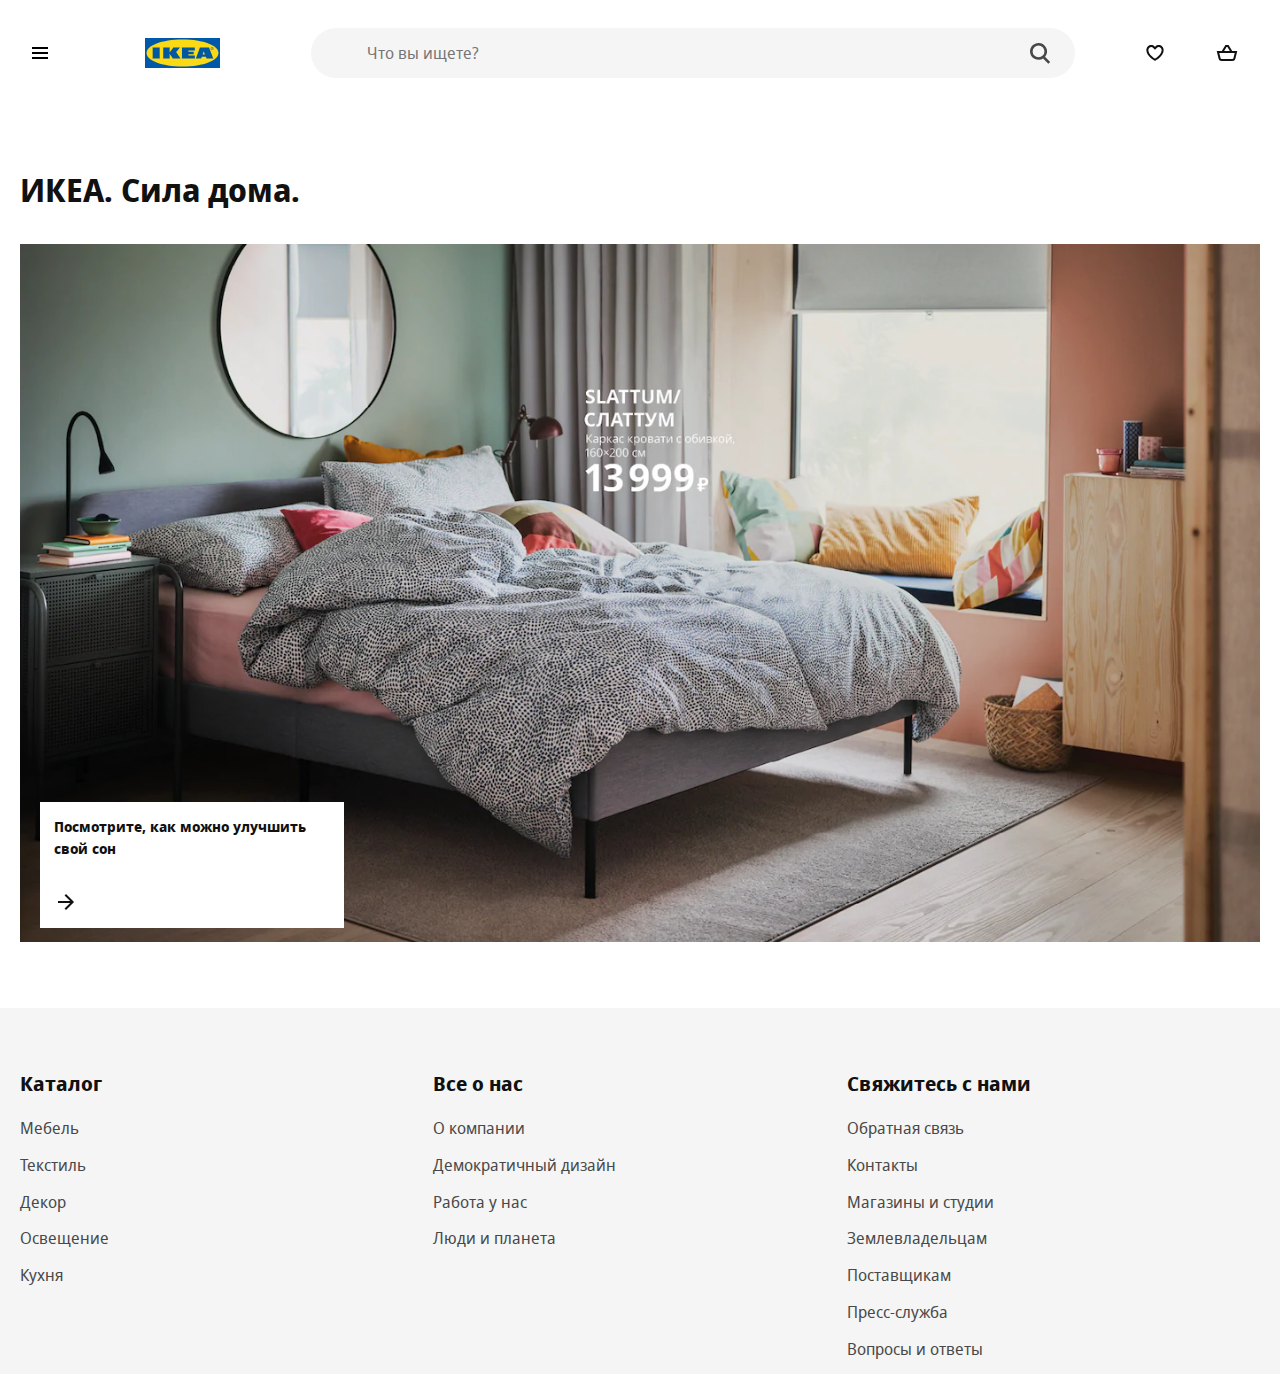
<file: index.html>
<!DOCTYPE html>
<html lang="en">

<head>
    <meta charset="UTF-8" />
    <meta name="viewport"
        content="width=device-width, user-scalable=no, initial-scale=1.0, maximum-scale=1.0, minimum-scale=1.0" />
    <meta http-equiv="X-UA-Compatible" content="ie=edge" />
    <link rel="apple-touch-icon" sizes="180x180" href="favicon/apple-touch-icon.png" />
    <link rel="icon" type="image/png" sizes="32x32" href="favicon/favicon-32x32.png" />
    <link rel="icon" type="image/png" sizes="16x16" href="favicon/favicon-16x16.png" />
    <link rel="mask-icon" href="favicon/safari-pinned-tab.svg" color="#0058ab" />
    <meta name="msapplication-TileColor" content="#0058ab" />
    <meta name="theme-color" content="#0058ab" />
    <title>ИКЕА - официальный интернет-магазин мебели - IKEA</title>
    <link rel="stylesheet" href="styles/styles.css" />

    <script src="js/index.js" defer type="module"></script>

</head>

<body>

    <!--? Generate Header from generateHeader.js -->

    <main>
        <div class="container">
            <h1 class="main-header">ИКЕА. Сила дома.</h1>
            <aside class="offer">
                <a href="card.html#idd059">
                    <picture>
                        <source srcset="image/b47e07ee97fd5f9bf030d258d462a945.webp" type="image/webp" />
                        <img src="image/b47e07ee97fd5f9bf030d258d462a945.jpg" alt="СЛАТТУМ" />
                    </picture>
                </a>
                <a class="offer-extra" href="goods.html?subcat=Кровати">
                    <p>Посмотрите, как можно улучшить свой сон</p>
                    <svg focusable="false" viewBox="0 0 24 24" class="offer-arrow" aria-hidden="true">
                        <path fill-rule="evenodd" clip-rule="evenodd"
                            d="M19.2937 12.7074L20.0008 12.0003L19.2938 11.2932L12.0008 3.99927L10.5865 5.41339L16.1727 11.0003H4V13.0003H16.1723L10.5855 18.5868L11.9996 20.0011L19.2937 12.7074Z">
                        </path>
                    </svg>
                </a>
            </aside>
        </div>
    </main>

    <!--? Generate Catalog from generateCatalog.js -->

    <!--? Generate SubCatalog from generateSubCatalog.js -->

    <!--? Generate Footer from generateFooter.js -->

    <!--? Create overlay from main.js -->
</body>

</html>
</file>
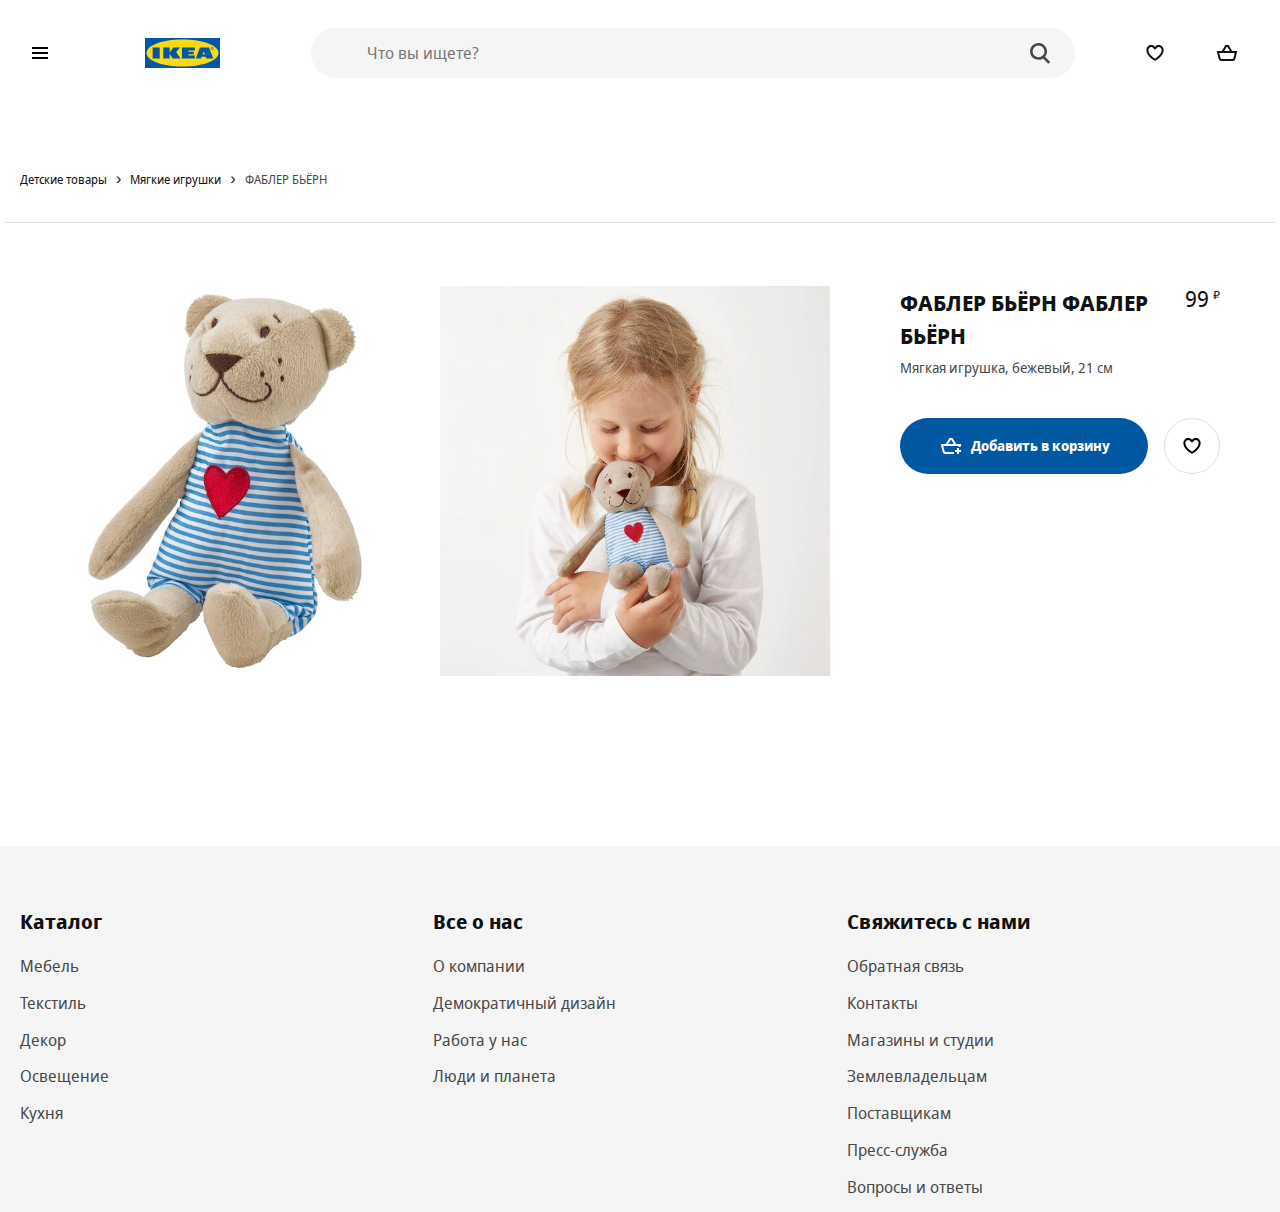
<file: card.html>
<!DOCTYPE html>
<html lang="en">

<head>
	<meta charset="UTF-8">
	<meta name="viewport"
		content="width=device-width, user-scalable=no, initial-scale=1.0, maximum-scale=1.0, minimum-scale=1.0">
	<meta http-equiv="X-UA-Compatible" content="ie=edge">
	<link rel="apple-touch-icon" sizes="180x180" href="favicon/apple-touch-icon.png">
	<link rel="icon" type="image/png" sizes="32x32" href="favicon/favicon-32x32.png">
	<link rel="icon" type="image/png" sizes="16x16" href="favicon/favicon-16x16.png">
	<link rel="mask-icon" href="favicon/safari-pinned-tab.svg" color="#0058ab">
	<meta name="msapplication-TileColor" content="#0058ab">
	<meta name="theme-color" content="#0058ab">
	<title>Детские игрушки - IKEA</title>
	<link rel="stylesheet" href="styles/styles.css">

	<!-- ? Generate HTML by JS -->
	<script src="js/index.js" defer type="module"></script>

</head>

<body>
	<main>
		<div class="container">
			<div class="breadcrumb">
				<nav role="navigation" aria-label="Breadcrumb" class="breadcrumb__nav">
					<ul class="breadcrumb__list">

						<li class="breadcrumb__list-item">
							<a href="goods.html?cat=Детские товары" class="breadcrumb__link"><span>Детские
									товары</span></a>
						</li>

						<li class="breadcrumb__list-item">
							<a href="goods.html?cat=Мягкие игрушки" class="breadcrumb__link"><span>Мягкие
									игрушки</span></a>
						</li>

						<li class="breadcrumb__list-item">
							<a href="#" class="breadcrumb__link"><span>ФАБЛЕР БЬЁРН</span></a>
						</li>

					</ul>
				</nav>
			</div>

			<div class="good wrapper">
				<div class="good-images">
					<div class="good-image__item">
						<img src="image/fabler-byorn-myagkaya-igrushka-bezhevyy__0710165_PE727396_S5.jpg" alt="">
					</div>
					<div class="good-image__item">
						<img src="image/fabler-byorn-myagkaya-igrushka-bezhevyy__0876865_PE611124_S5.jpg" alt="">
					</div>
				</div>
				<div class="good-item">
					<!-- not-in-stock - нет в наличии-->
					<p class="good-item__new">Новинка</p>

					<div class="good-item__section">
						<div>
							<h2 class="good-item__header">ФАБЛЕР БЬЁРН ФАБЛЕР БЬЁРН</h2>
							<p class="good-item__description">Мягкая игрушка, бежевый, 21 см</p>

						</div>
						<p class="good-item__price">
							<span class="good-item__empty">Нет в наличии</span>
							<span class="good-item__price-value">99</span>
							<span class="good-item__currency">₽</span>
						</p>

					</div>
					<div class="good-item__buttons">
						<button type="button" class="btn btn-good" data-idd="idd001">
							<svg focusable="false" viewBox="0 0 24 24" class="btn-good-svg" aria-hidden="true">
								<path fill-rule="evenodd" clip-rule="evenodd"
									d="M10.4372 4H10.9993H12.0003H12.9996H13.5616L13.8538 4.48014L17.2112 9.99713H21H22.2806L21.9702 11.2396L21.5303 13H19.4688L19.7194 11.9971H4.28079L5.59143 17.2397C5.70272 17.6848 6.1027 17.9971 6.56157 17.9971H15V19.9971H6.56157C5.18496 19.9971 3.98502 19.0602 3.65114 17.7247L2.02987 11.2397L1.71924 9.99713H3.00002H6.78793L10.145 4.48017L10.4372 4ZM12.4375 6L14.87 9.99713H9.12911L11.5614 6H12.0003H12.4375ZM17.9961 16V14H19.9961V16H21.9961V18H19.9961V20H17.9961V18H15.9961V16H17.9961Z">
								</path>
							</svg>

							<span class="btn-good__label">Добавить в корзину</span>
						</button>
						<button type="button" class="btn btn-add-wishlist" data-idd="idd001">
							<svg focusable="false" viewBox="0 0 24 24" class="btn-add-wishlist__svg" aria-hidden="true">
								<path fill-rule="evenodd" clip-rule="evenodd"
									d="M12.336 5.52055C14.2336 3.62376 17.3096 3.62401 19.2069 5.52129C20.2067 6.52115 20.6796 7.85005 20.6259 9.15761C20.6151 12.2138 18.4184 14.8654 16.4892 16.6366C15.4926 17.5517 14.5004 18.2923 13.7593 18.8036C13.3879 19.0598 13.0771 19.2601 12.8574 19.3973C12.7475 19.466 12.6601 19.519 12.5992 19.5555C12.5687 19.5737 12.5448 19.5879 12.5279 19.5978L12.5079 19.6094L12.502 19.6129L12.5001 19.614C12.5001 19.614 12.4989 19.6147 11.9999 18.748C11.501 19.6147 11.5005 19.6144 11.5005 19.6144L11.4979 19.6129L11.4919 19.6094L11.472 19.5978C11.4551 19.5879 11.4312 19.5737 11.4007 19.5555C11.3397 19.519 11.2524 19.466 11.1425 19.3973C10.9227 19.2601 10.612 19.0598 10.2405 18.8036C9.49947 18.2923 8.50726 17.5517 7.51063 16.6366C5.58146 14.8654 3.38477 12.2139 3.37399 9.15765C3.32024 7.85008 3.79314 6.52117 4.79301 5.52129C6.69054 3.62376 9.76704 3.62376 11.6646 5.52129L11.9993 5.856L12.3353 5.52129L12.336 5.52055ZM11.9999 18.748L11.5005 19.6144L11.9999 19.9019L12.4989 19.6147L11.9999 18.748ZM11.9999 17.573C12.1727 17.462 12.384 17.3226 12.6236 17.1573C13.3125 16.6821 14.2267 15.9988 15.1366 15.1634C17.0157 13.4381 18.6259 11.2919 18.6259 9.13506V9.11213L18.627 9.08922C18.6626 8.31221 18.3844 7.52727 17.7926 6.9355C16.6762 5.81903 14.866 5.81902 13.7495 6.9355L13.7481 6.93689L11.9965 8.68166L10.2504 6.9355C9.13387 5.81903 7.3237 5.81903 6.20722 6.9355C5.61546 7.52727 5.33724 8.31221 5.3729 9.08922L5.37395 9.11213V9.13507C5.37395 11.2919 6.98418 13.4381 8.86325 15.1634C9.77312 15.9988 10.6874 16.6821 11.3762 17.1573C11.6159 17.3226 11.8271 17.462 11.9999 17.573Z">
								</path>
							</svg>
						</button>
					</div>

				</div>
			</div>


		</div>
	</main>
</body>

</html>
</file>
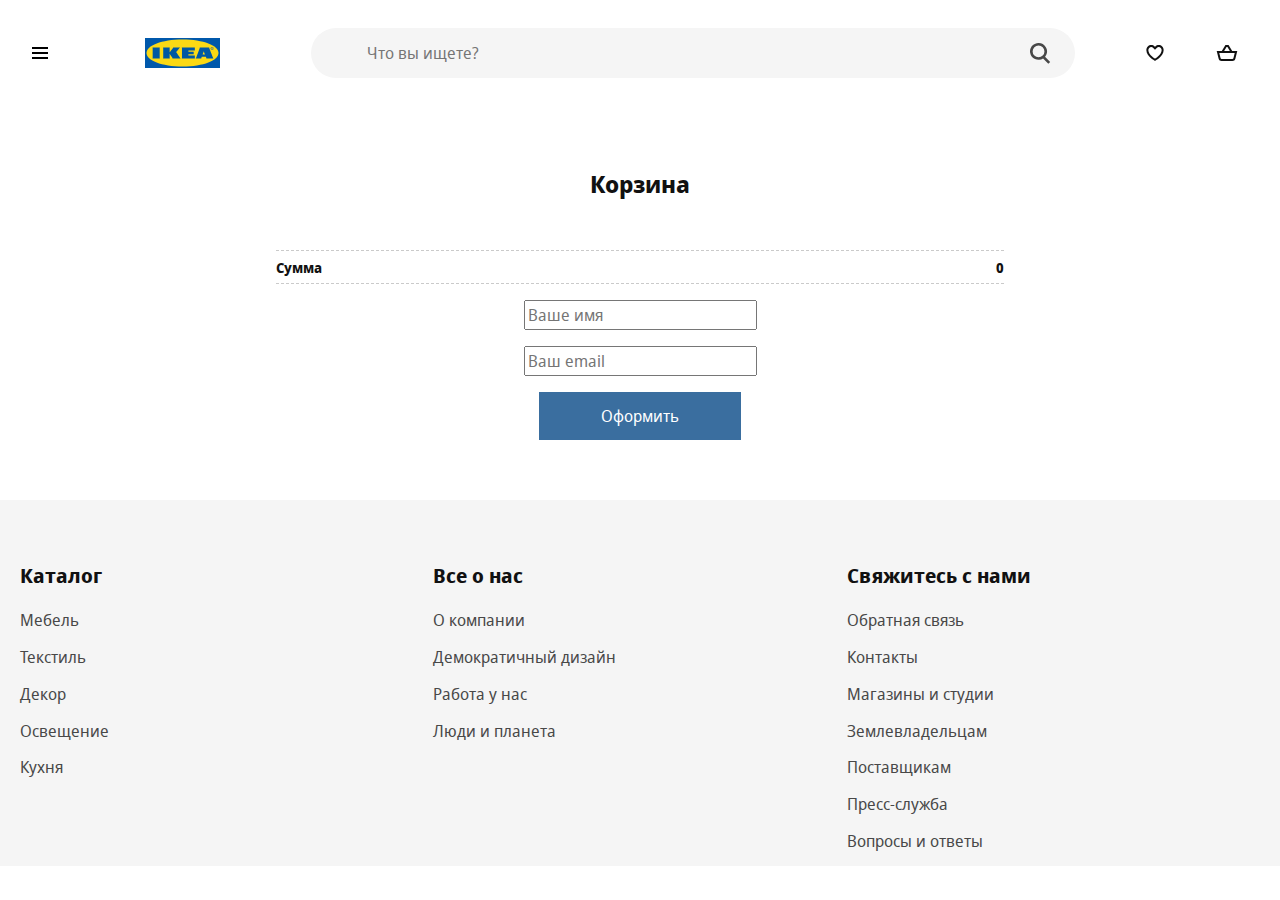
<file: cart.html>
<!DOCTYPE html>
<html lang="en">

<head>
	<meta charset="UTF-8">
	<meta name="viewport"
		content="width=device-width, user-scalable=no, initial-scale=1.0, maximum-scale=1.0, minimum-scale=1.0">
	<meta http-equiv="X-UA-Compatible" content="ie=edge">
	<link rel="apple-touch-icon" sizes="180x180" href="favicon/apple-touch-icon.png">
	<link rel="icon" type="image/png" sizes="32x32" href="favicon/favicon-32x32.png">
	<link rel="icon" type="image/png" sizes="16x16" href="favicon/favicon-16x16.png">
	<link rel="mask-icon" href="favicon/safari-pinned-tab.svg" color="#0058ab">
	<meta name="msapplication-TileColor" content="#0058ab">
	<meta name="theme-color" content="#0058ab">
	<title>Корзина - IKEA</title>
	<link rel="stylesheet" href="styles/styles.css">

	<!-- ? Generate HTML by JS -->
	<script src="js/index.js" defer type="module"></script>

</head>

<body>
	<main>
		<div class="container cart-wrapper">
			<h2 class="cart-header">Корзина</h2>
			<ul class="cart-list">

				<!-- ? GenerateCart by generateCartPage.js -->

			</ul>
			<div class="cart-total">
				<span class="cart-total-label">Сумма</span>
				<span class="cart-total-price">297.-</span>
			</div>

			<form id="form" class="cart-form">
				<label>
					<input type="text" name="name" placeholder="Ваше имя">
				</label>
				<label>
					<input type="email" name="email" placeholder="Ваш email">
				</label>
				<button type="submit" class="cart-checkout">Оформить</button>
			</form>
		</div>
	</main>
</body>

</html>
</file>
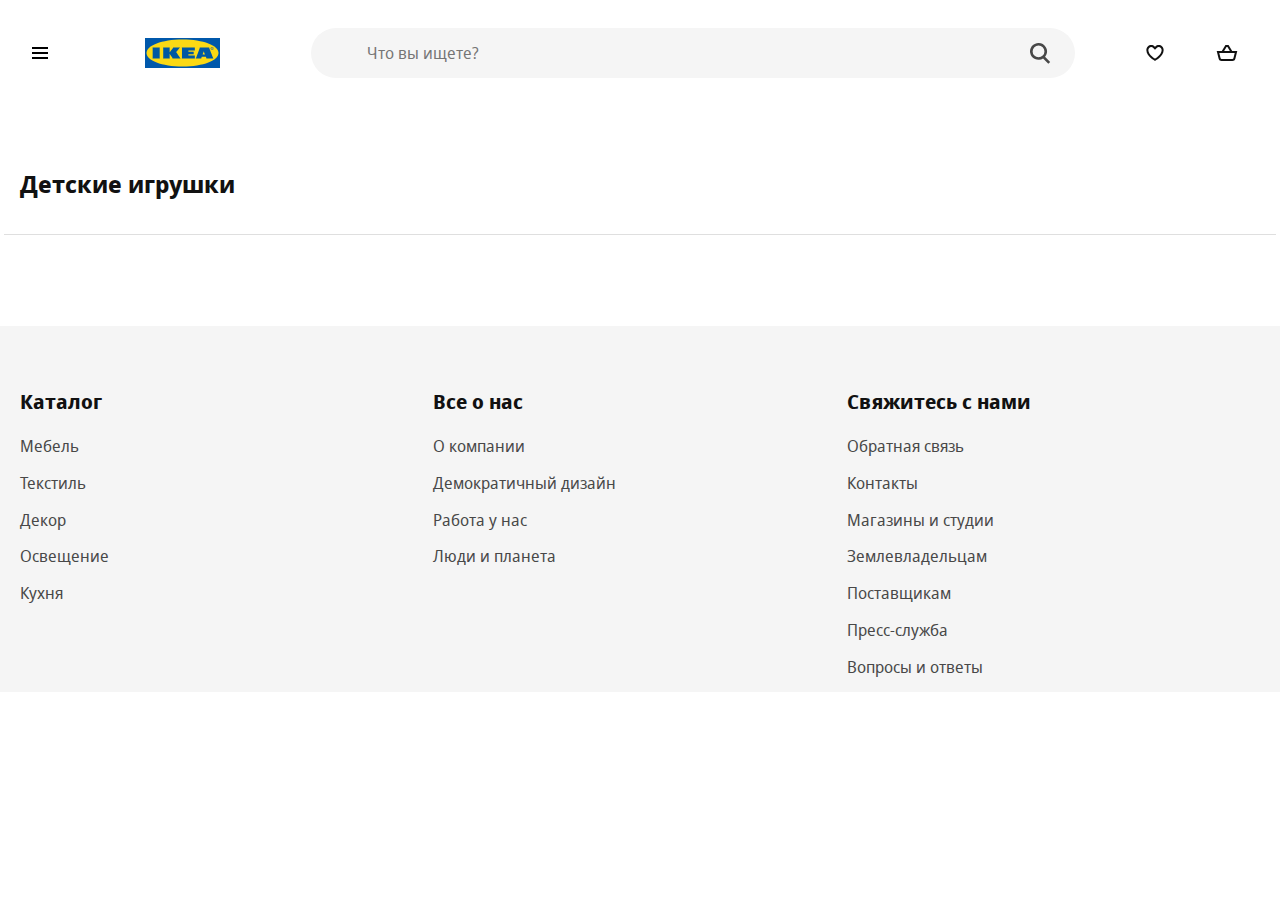
<file: goods.html>
<!DOCTYPE html>
<html lang="en">

<head>
	<meta charset="UTF-8">
	<meta name="viewport"
		content="width=device-width, user-scalable=no, initial-scale=1.0, maximum-scale=1.0, minimum-scale=1.0">
	<meta http-equiv="X-UA-Compatible" content="ie=edge">
	<link rel="apple-touch-icon" sizes="180x180" href="favicon/apple-touch-icon.png">
	<link rel="icon" type="image/png" sizes="32x32" href="favicon/favicon-32x32.png">
	<link rel="icon" type="image/png" sizes="16x16" href="favicon/favicon-16x16.png">
	<link rel="mask-icon" href="favicon/safari-pinned-tab.svg" color="#0058ab">
	<meta name="msapplication-TileColor" content="#0058ab">
	<meta name="theme-color" content="#0058ab">
	<title>Детские игрушки - IKEA</title>
	<link rel="stylesheet" href="styles/styles.css">

	<!-- ? Generate HTML by JS -->
	<script src="js/index.js" defer type="module"></script>

</head>

<body>
	<main>
		<div class="container">
			<h2 class="main-header">Детские игрушки</h2>
			<div class="goods wrapper">
				<ul class="goods-list">

					<!-- ? generateGoods from generateGoods.js -->

				</ul>
			</div>
		</div>
	</main>
</body>

</html>
</file>
<file: styles/styles.css>
/*
* Prefixed by https://autoprefixer.github.io
* PostCSS: v7.0.29,
* Autoprefixer: v9.7.6
* Browsers: last 4 version
*/

@font-face {
	font-family: 'Noto Sans';
	src: local('Noto Sans Display Regular'), local('NotoSansDisplay-Regular'), url('../fonts/Notosansdisplayregular.woff2') format('woff2'), url('../fonts/Notosansdisplayregular.woff') format('woff');
	font-weight: 400;
	font-style: normal;
}

@font-face {
	font-family: 'Noto Sans';
	src: local('Noto Sans Display Italic'), local('NotoSansDisplay-Italic'), url('../fonts/Notosansdisplayitalic.woff2') format('woff2'), url('../fonts/Notosansdisplayitalic.woff') format('woff');
	font-weight: 400;
	font-style: italic;
}

@font-face {
	font-family: 'Noto Sans';
	src: local('Noto Sans Display Bold'), local('NotoSansDisplay-Bold'), url('../fonts/Notosansdisplaybold.woff2') format('woff2'), url('../fonts/Notosansdisplaybold.woff') format('woff');
	font-weight: 700;
	font-style: normal;
}

@font-face {
	font-family: 'Noto Sans';
	src: local('Noto Sans Display Bold Italic'), local('NotoSansDisplay-BoldItalic'), url('../fonts/Notosansdisplaybolditalic.woff2') format('woff2'), url('../fonts/Notosansdisplaybolditalic.woff') format('woff');
	font-weight: 700;
	font-style: italic;
}

html {
	-webkit-box-sizing: border-box;
	box-sizing: border-box;
}

*,
*::before,
*::after {
	-webkit-box-sizing: inherit;
	box-sizing: inherit;
}

body {
	min-width: 320px;
	margin: 0;

	background-color: #fff;
	/*под проект*/
	font-family: Noto Sans, Arial, sans-serif;
	/*в "" свой шрифт под проект*/

	font-size: 16px;
	color: #111;
	line-height: 1.5;
	-webkit-font-smoothing: subpixel-antialiased;
}

button,
input {
	font: inherit;
}

button {
	cursor: pointer;
}

img {
	max-width: 100%;
	width: 100%;
	height: auto;
}

a {
	text-decoration: none;
	color: inherit;
}

ul {
	list-style: none;
	padding: 0;
	margin: 0;
}

h1,
h2,
h3,
p {
	padding: 0;
	margin: 0;
}

/* container */

.container {
	max-width: 100rem;
	margin: 0 auto;
	padding: 0 1.25rem;
}

.visually-hidden {
	position: absolute !important;
	clip: rect(1px 1px 1px 1px);
	clip: rect(1px, 1px, 1px, 1px);
	padding: 0 !important;
	border: 0 !important;
	height: 1px !important;
	width: 1px !important;
	overflow: hidden;
}

/* при работе с float */

.clearfix::after {
	content: "";
	display: table;
	clear: both;
}

header {
	margin-bottom: 3.75rem;
}

.header {
	display: -ms-grid;
	display: grid;
	grid-gap: 1.25rem;
	-ms-grid-columns: 2fr 1.25rem 2fr 1.25rem 16fr 1.25rem 1fr 1.25rem 1fr;
	grid-template-columns: 2fr 2fr 16fr 1fr 1fr;
	-webkit-box-align: center;
	-ms-flex-align: center;
	align-items: center;
	padding: 1.75rem 0;
}

footer {
	background-color: #f5f5f5;
	margin-top: 3.75rem;
	padding: 3.75rem 0 0 0;
}

.footer {
	display: -ms-grid;
	display: grid;
	-ms-grid-columns: 1fr 1fr 1fr;
	grid-template-columns: 1fr 1fr 1fr;
}

.main-header {
	margin-bottom: 1.875rem
}

.btn {
	background-color: transparent;
	outline: transparent;
	border-radius: 50%;
	width: 40px;
	height: 40px;
	display: -webkit-box;
	display: -ms-flexbox;
	display: flex;
	-webkit-box-align: center;
	-ms-flex-align: center;
	align-items: center;
	-webkit-box-pack: center;
	-ms-flex-pack: center;
	justify-content: center;
	border: 1px solid transparent;
}

.btn:hover {
	background-color: #f5f5f5;
	color: #111;
}

.svg-icon {
	fill: currentColor;
}

.logo {
	text-align: center;
	width: 75px;
	height: 30px;

}

.search {
	position: relative;
	-webkit-box-flex: 1;
	-ms-flex-positive: 1;
	flex-grow: 1;
	height: 50px;
	margin: 0 40px;
}

.search-input {
	-webkit-appearance: none;
	-moz-appearance: none;
	appearance: none;
	background-color: #f5f5f5;
	display: block;
	appearance: none;
	width: 100%;
	height: 100%;
	padding: .5rem 3.5rem;
	margin: 0 auto;
	line-height: 1.5;
	border: 0;
	border-radius: 50em;
	outline: 0;
	-webkit-box-shadow: none;
	box-shadow: none;
	-webkit-transition: background .2s;
	-o-transition: background .2s;
	transition: background .2s;
}

.search-btn {
	position: absolute;
	top: 0.9rem;
	right: 0.9rem;
	background-image: url("data:image/svg+xml;charset=utf-8,%3Csvg width='16' height='17' fill='%23484848' xmlns='http://www.w3.org/2000/svg'%3E%3Cpath fill-rule='evenodd' clip-rule='evenodd' d='M6.5 11a4.5 4.5 0 110-9 4.5 4.5 0 010 9zm4.968-.307a6.5 6.5 0 10-1.514 1.315l3.996 3.996 1.414-1.414-3.896-3.897z'/%3E%3C/svg%3E");
	background-repeat: no-repeat;
	background-size: contain;
	width: 2.5rem;
	height: 1.5rem;
	background-position: center;
}

.offer {
	position: relative;
}

.offer-extra {
	position: absolute;
	padding: .9rem;
	color: #111;
	left: 1.25rem;
	bottom: 1.25rem;
	display: -webkit-box;
	display: -ms-flexbox;
	display: flex;
	background: #fff;
	-webkit-box-orient: vertical;
	-webkit-box-direction: normal;
	-ms-flex-direction: column;
	flex-direction: column;
	-webkit-box-align: start;
	-ms-flex-align: start;
	align-items: flex-start;
	max-width: 19rem;
	min-width: 13rem;
	font-size: .9rem;
	line-height: 1.5;
	font-weight: bold;
	word-break: break-word;
}

.offer-arrow {
	display: inline-block;
	height: 1.5rem;
	width: 1.5rem;
	vertical-align: middle;
	fill: currentColor;
	margin-top: 1.875rem;

}


.footer-header {
	line-height: 2rem;
	font-size: 1.25rem;
	padding: 0 0 1rem 0;

}

.footer-list {
	margin-bottom: .8rem;
}

.footer-list>a {
	color: #484848;
}

.footer-list>a:hover {
	color: #111;
	text-decoration: underline;
}

.catalog {
	position: fixed;
	z-index: 999;
	top: 0;
	left: -100%;
	bottom: 0;
	background-color: #fff;
	overflow-y: auto;
	overflow-x: hidden;
	-webkit-transition: left 0.2s 0s;
	-o-transition: left 0.2s 0s;
	transition: left 0.2s 0s;
	width: 20rem;
	padding: 6rem 4rem 3rem;

}

.catalog.open {
	left: 0;
}

.catalog-btn {
	position: absolute;
	top: 3rem;
	left: 3rem;
}

.catalog-list__item,
.subcatalog-list__item {
	cursor: pointer;
	color: #111;


}

.catalog-list__item a,
.subcatalog-list__item a {
	text-decoration: underline;
	display: block;
}

.catalog-list__item a {
	padding: .5rem 1.5rem .5rem 0;
}

.subcatalog-list__item a {
	padding: .5rem 0;
}

.catalog-list__item:hover a,
.subcatalog-list__item:hover a {
	text-decoration: underline;
}

.catalog-list__item.active {
	background-repeat: no-repeat;
	background-position: right 0 center;
	background-image: url('data:image/svg+xml;utf8,<svg width="24" height="24" viewBox="0 0 24 24" fill="none" xmlns="http://www.w3.org/2000/svg"><path fill-rule="evenodd" clip-rule="evenodd" d="M15.5996 11.9999L9.81456 17.7857L8.40026 16.3716L12.7714 11.9999L8.40026 7.62823L9.81457 6.21411L15.5996 11.9999Z" fill="%23959595"/></svg>');
}

.subcatalog {
	position: fixed;
	z-index: 998;
	top: 0;
	left: -100%;
	bottom: 0;
	background-color: #fff;
	overflow-y: auto;
	overflow-x: hidden;
	-webkit-transition: left, right 0.2s 0s;
	-o-transition: left, right 0.2s 0s;
	transition: left, left 0.5s 0s;
	width: 25rem;
	padding: 6rem 4rem 3rem;
	border-left: 2px solid #ccc;
}

.subcatalog.subopen {
	left: 20rem;
	display: block;
}

.overlay {
	display: block;
	position: fixed;
	z-index: 899;
	top: 0;
	bottom: 0;
	right: 0;
	left: 0;
	background-color: black;
	-webkit-transition: all .2s ease;
	-o-transition: all .2s ease;
	transition: all .2s ease;
	opacity: 0;
	pointer-events: none;
}

.overlay.active {
	opacity: 0.25;
	pointer-events: all;
}


.wrapper {
	position: relative;
	margin-top: 4rem;
}

.wrapper:before {
	content: '';
	width: calc(100% + 2rem);
	display: block;
	position: absolute;
	top: -2rem;
	z-index: 99;
	margin: 0 -1rem;
	border-bottom: 1px solid #dfdfdf;
}

.good {
	display: -ms-grid;
	display: grid;
	-ms-grid-columns: minmax(0, 1fr) 1.25rem minmax(0, 1fr) 1.25rem minmax(0, 1fr) 1.25rem minmax(0, 1fr) 1.25rem minmax(0, 1fr) 1.25rem minmax(0, 1fr) 1.25rem minmax(0, 1fr) 1.25rem minmax(0, 1fr) 1.25rem minmax(0, 1fr) 1.25rem minmax(0, 1fr) 1.25rem minmax(0, 1fr) 1.25rem minmax(0, 1fr);
	grid-template-columns: repeat(12, minmax(0, 1fr));
	grid-column-gap: 1.25rem;
	padding-top: 2rem;
}

.good-images {
	display: -webkit-box;
	display: -ms-flexbox;
	display: flex;
	-ms-flex-wrap: wrap;
	flex-wrap: wrap;
	-ms-grid-column: 1;
	grid-column-start: 1;
	-ms-grid-column-span: 8;
	grid-column-end: 9;
	-ms-flex-pack: distribute;
	justify-content: space-around;


}

.good-image__item {
	width: calc(50% - 1.25rem);
	margin-left: .625rem;
	margin-right: .625rem;
	min-height: 500px;
}


.good-item {
	-ms-grid-column: 9;
	grid-column-start: 9;
	-ms-grid-column-span: 4;
	grid-column-end: 13;
	padding: 0 2.5rem;
}

.good-item__section {
	margin-bottom: 2.5rem;
}

.good-item__new {
	display: none;
}


.good-item__empty {
	display: none;
}

.not-in-stock .good-item__empty {
	display: block;
}

.not-in-stock .btn-good {
	display: none;
}

.good-item__header {
	font-size: 1.375rem;
	line-height: 1.5;
	font-weight: 700;
	text-transform: uppercase;
	margin-bottom: .3rem;
}

.good-item__description {
	line-height: 1.5;
	letter-spacing: 0;
	font-weight: 400;
	color: #484848;
	font-size: .875rem;
}

.good-item__price {
	white-space: nowrap;
	text-align: right;
}

.good-item__section {
	display: -webkit-box;
	display: -ms-flexbox;
	display: flex;
	-webkit-box-pack: justify;
	-ms-flex-pack: justify;
	justify-content: space-between;
}

.good-item__price-value {
	line-height: 1.1875;
	font-size: 1.375rem;
}

.good-item__currency {
	line-height: .9;
	font-size: .6875rem;
	vertical-align: text-top;
}

.not-in-stock .good-item__price-value,
.not-in-stock .good-item__currency {
	display: none;
}

.good-item__buttons {
	display: -webkit-box;
	display: -ms-flexbox;
	display: flex;
	-webkit-box-pack: justify;
	-ms-flex-pack: justify;
	justify-content: space-between;
	-webkit-box-align: center;
	-ms-flex-align: center;
	align-items: center;
	width: 100%;
}

.btn-good {
	margin-right: 1rem;
	-webkit-box-flex: 1;
	-ms-flex-positive: 1;
	flex-grow: 1;
	-ms-flex-negative: 1;
	flex-shrink: 1;
	position: relative;
	background: #0058a3;
	color: #fff;
	border-radius: 52px;
	padding: 0 2rem;
	display: -webkit-box;
	display: -ms-flexbox;
	display: flex;
	height: 3.5rem;
	-webkit-box-align: center;
	-ms-flex-align: center;
	align-items: center;
}

.btn-good-svg {
	margin-right: .5rem;
	vertical-align: top;
	-ms-flex-negative: 0;
	flex-shrink: 0;
	display: inline-block;
	height: 1.5rem;
	width: 1.5rem;
	fill: #fff;
}

.btn-good:hover {
	color: #0058a3;
}

.btn-good:hover .btn-good-svg {
	fill: #0058a3;
}

.btn-good__label {
	text-align: center;
	border: 0;
	font-weight: 700;
	font-size: .875rem;
	line-height: 1.42857;
}

.btn-add-wishlist {
	background: rgba(0, 0, 0, 0);
	color: #111;
	border-radius: 40px;
	padding: 0 .9375rem;
	border: 1px solid #dfdfdf;
	height: 3.5rem;
	width: 3.5rem;
	margin-left: auto;
}

.btn-add-wishlist__svg {
	height: 1.5rem;
	width: 1.5rem;

}

.btn-add-wishlist:hover .btn-add-wishlist__svg {
	fill: red;
}

.btn-add-wishlist.contains-wishlist .btn-add-wishlist__svg {
	fill: red;

}

.btn-add-wishlist:hover.contains-wishlist .btn-add-wishlist__svg {
	fill: black;
}


.goods-list {
	display: -ms-grid;
	display: grid;
	grid-gap: 1.25rem;
	grid-template-columns: repeat(4, 1fr);
}

.goods-list__item {
	margin-bottom: 2rem;
}


.goods-item {
	position: relative;
	display: -webkit-box;
	display: -ms-flexbox;
	display: flex;
	-webkit-box-orient: vertical;
	-webkit-box-direction: normal;
	-ms-flex-direction: column;
	flex-direction: column;
	-webkit-box-pack: justify;
	-ms-flex-pack: justify;
	justify-content: space-between;
	height: 100%;
}

.goods-item__img {
	height: 380px;
	display: table-cell;
	vertical-align: middle
}


.btn-add-card {
	position: absolute;
	opacity: 0;
	-webkit-transition: opacity 0.2s 0s;
	-o-transition: opacity 0.2s 0s;
	transition: opacity 0.2s 0s;
	right: 1rem;
	bottom: 0.5rem;
	background-color: rgb(0, 88, 163);
	border: 1px solid rgb(0, 88, 163);
	background-repeat: no-repeat;
	background-position: center;
	background-image: url("data:image/svg+xml;utf8,<svg width='24' height='24' xmlns='http://www.w3.org/2000/svg' viewBox='0 0 24 24'><path fill-rule='evenodd' clip-rule='evenodd' d='M10.4372 4H10.9993H12.0003H12.9996H13.5616L13.8538 4.48014L17.2112 9.99713H21H22.2806L21.9702 11.2396L21.5303 13H19.4688L19.7194 11.9971H4.28079L5.59143 17.2397C5.70272 17.6848 6.1027 17.9971 6.56157 17.9971H15V19.9971H6.56157C5.18496 19.9971 3.98502 19.0602 3.65114 17.7247L2.02987 11.2397L1.71924 9.99713H3.00002H6.78793L10.145 4.48017L10.4372 4ZM12.4375 6L14.87 9.99713H9.12911L11.5614 6H12.0003H12.4375ZM17.9961 16V14H19.9961V16H21.9961V18H19.9961V20H17.9961V18H15.9961V16H17.9961Z' fill='white' /></svg>");
}

.btn-add-card:hover {
	background-color: rgb(255, 255, 255);
	background-image: url("data:image/svg+xml;utf8,<svg width='24' height='24' xmlns='http://www.w3.org/2000/svg' viewBox='0 0 24 24'><path fill-rule='evenodd' clip-rule='evenodd' d='M10.4372 4H10.9993H12.0003H12.9996H13.5616L13.8538 4.48014L17.2112 9.99713H21H22.2806L21.9702 11.2396L21.5303 13H19.4688L19.7194 11.9971H4.28079L5.59143 17.2397C5.70272 17.6848 6.1027 17.9971 6.56157 17.9971H15V19.9971H6.56157C5.18496 19.9971 3.98502 19.0602 3.65114 17.7247L2.02987 11.2397L1.71924 9.99713H3.00002H6.78793L10.145 4.48017L10.4372 4ZM12.4375 6L14.87 9.99713H9.12911L11.5614 6H12.0003H12.4375ZM17.9961 16V14H19.9961V16H21.9961V18H19.9961V20H17.9961V18H15.9961V16H17.9961Z' fill='rgb(0, 88, 163)' /></svg>");

}

.goods-item:hover .btn-add-card {
	opacity: 1;
}

.goods-item__header {
	margin-top: auto;
	margin-bottom: 1rem;
}

.goods-item__new {
	line-height: 1.42857;
	color: #ca5008;
	font-weight: 700;
	font-size: 0.8rem;
}

.goods-item__link {
	display: block;
	height: 100%;
}

.goods-item__description {
	margin-bottom: 1rem;
	font-size: .875rem;
	line-height: 1.42857;
}

.goods-item__price {
	min-height: calc(40px + 0.5rem);
	padding-bottom: 0.5rem;
	font-weight: 700;
}

.goods-item__price-value {
	font-size: 1.375rem;
}

.goods-item__currency {
	line-height: .9;
	font-size: .6875rem;
	vertical-align: text-top;
}


.breadcrumb__list-item {
	display: inline;
}

.breadcrumb__list-item:after {
	content: "\0203A";
	display: inline;
	margin: 0 .3125rem;
	font-size: 1rem;
	line-height: 1.125;
}

.breadcrumb__list-item:last-child:after {
	content: "";
}

.breadcrumb__link {
	font-size: .75rem;
	line-height: 1.5;
	font-weight: 400;
	vertical-align: middle;
}

.breadcrumb__list-item:last-child .breadcrumb__link {
	color: #484848;
	pointer-events: none;
	cursor: auto;
}

.cart-wrapper {
	max-width: 768px;
}

.cart-header {
	text-align: center;
}

.product {
	display: -ms-grid;
	display: grid;
	-ms-grid-columns: 152px 4fr 6fr;
	grid-template-columns: 152px 4fr 6fr;
	-ms-grid-rows: auto;
	grid-template-rows: auto;
	font-size: .81rem;
	line-height: 1.385;
}

.product>*:nth-child(1) {
	-ms-grid-row: 1;
	-ms-grid-column: 1;
}

.product>*:nth-child(2) {
	-ms-grid-row: 1;
	-ms-grid-column: 2;
}

.product>*:nth-child(3) {
	-ms-grid-row: 1;
	-ms-grid-column: 3;
}

.product__image-container {
	-ms-grid-column: 1;
	grid-column: 1;
	-ms-grid-row: 1;
	-ms-grid-row-span: 2;
	grid-row: 1/3;
	padding-right: 1rem;
}

.product__description {
	-ms-grid-column: 2;
	grid-column: 2;
	-ms-grid-row: 1;
	grid-row: 1;
}

.product__name {
	font-size: 1.2rem;
	margin-bottom: .5rem;
	font-weight: 700;
	text-transform: uppercase;
	word-break: break-word;
}

.product__prices {
	-ms-grid-column: 3;
	grid-column: 3;
	-ms-grid-row: 1;
	grid-row: 1;
	text-align: right;
	padding-top: 0;
}

.product__controls {
	-ms-grid-column: 3;
	grid-column: 3;
	-ms-grid-row: 2;
	grid-row: 2;
	margin-top: .5rem;
	display: -webkit-box;
	display: -ms-flexbox;
	display: flex;
	-webkit-box-pack: end;
	-ms-flex-pack: end;
	justify-content: flex-end;
}

.btn-remove {
	color: #444;
	border-color: #666;
	border-radius: unset;
}

.product__total {
	font-weight: 700;
	font-size: 1.06rem;
	line-height: 1.2;
}

.product-controls__remove {
	width: 12.5%;
}

.product-controls__quantity {
	width: 25%;
	margin-left: .5rem;
}

.cart-header {
	margin-bottom: 3rem;
}

.cart-item {
	margin-bottom: 2rem;
}

.cart-total {
	display: -webkit-box;
	display: -ms-flexbox;
	display: flex;
	-webkit-box-pack: justify;
	-ms-flex-pack: justify;
	justify-content: space-between;
	padding: .35rem 0;
	font-weight: 700;
	font-size: 14px;
	text-align: initial;
	border: dashed #cacaca;
	border-width: 1px 0;
}

.cart-checkout {
	color: #ffffff;
	padding: 12px 62px;
	background-color: #3a6e9f;
	border: none;
	display: block;
	margin: 1rem auto;
}

.cart-form {
	margin: 1rem 0;
	text-align: center;
}

.cart-form label {
	display: block;
	margin: 1rem;
}

select {
	width: 100%;
	max-width: 352px;
	height: 40px;
	margin: 0;
	padding: 0 10px;
	border: 1px solid #666;
	border-radius: 2px;
	background: #fff url(../image/chevron-down-thin-24.1667eab2.svg) no-repeat right 8px center/1.5rem;
	-webkit-appearance: none;
	-moz-appearance: none;
	appearance: none;
	font-size: 1rem;
	line-height: 1.15;
	font-family: inherit;
	text-transform: none;
}

@media (max-width: 1200px) {
	.goods-list {
		grid-template-columns: repeat(3, 1fr);
	}
}

@media (max-width: 768px) {
	.goods-list {
		grid-template-columns: repeat(2, 1fr);
	}

	.header {
		-ms-grid-columns: 1fr 1.25rem 2fr 1.25rem 1fr 1.25rem 1fr;
		grid-template-columns: 1fr 2fr 1fr 1fr;
		-ms-grid-rows: auto 1.25rem auto 1.25rem auto;
		grid-template-areas: "burger logo wishlist cart""main main . sidebar""footer footer footer footer";
	}

	.btn-burger {
		grid-area: burger;
	}

	.logo {
		grid-area: logo;
	}

	.btn-wishlist {
		grid-area: wishlist;
	}

	.btn-cart {
		grid-area: cart;
	}

	.search {
		grid-area: search;
		-ms-grid-row: 2;
		grid-row: 2;
		-ms-grid-column-span: 5;
		grid-column-end: 6;
		-ms-grid-column: 1;
		grid-column-start: 1;
		margin: 0;
	}

	.footer {
		-ms-grid-rows: auto;
		grid-template-rows: auto;
		-webkit-box-pack: center;
		-ms-flex-pack: center;
		justify-content: center;
		grid-template-areas: "catalog""about""connection";
		-ms-grid-columns: 300px;
		grid-template-columns: 300px
	}

	.footer-catalog {
		grid-area: catalog;
		margin-bottom: 50px;
	}

	.footer-about {
		grid-area: about;
		margin-bottom: 50px;
	}

	.footer-connection {
		grid-area: connection;
		margin-bottom: 50px;
	}

	.catalog {
		width: 50%;
	}

	.subcatalog {
		width: 50%;
		left: auto;
		right: -100%;
	}

	.subcatalog.subopen {
		right: 0;
		left: auto;
	}
}

@media (max-width: 768px) {

	.footer-catalog {
		-ms-grid-row: 1;
		-ms-grid-column: 1
	}

	.footer-about {
		-ms-grid-row: 2;
		-ms-grid-column: 1
	}

	.footer-connection {
		-ms-grid-row: 3;
		-ms-grid-column: 1
	}
}

@media (max-width: 768px) {

	.btn-burger {
		-ms-grid-row: 1;
		-ms-grid-column: 1;
	}

	.logo {
		-ms-grid-row: 1;
		-ms-grid-column: 3;
	}

	.btn-wishlist {
		-ms-grid-row: 1;
		-ms-grid-column: 5;
	}

	.btn-cart {
		-ms-grid-row: 1;
		-ms-grid-column: 7;
	}
}

@media (max-width: 576px) {
	.goods-list {
		-ms-grid-columns: 1fr;
		grid-template-columns: 1fr;
	}

	.catalog {
		width: 100%;
	}

	.subcatalog {
		z-index: 999;
		width: 100%;
	}

	.subcatalog.subopen {
		right: 0;
	}
}
</file>
